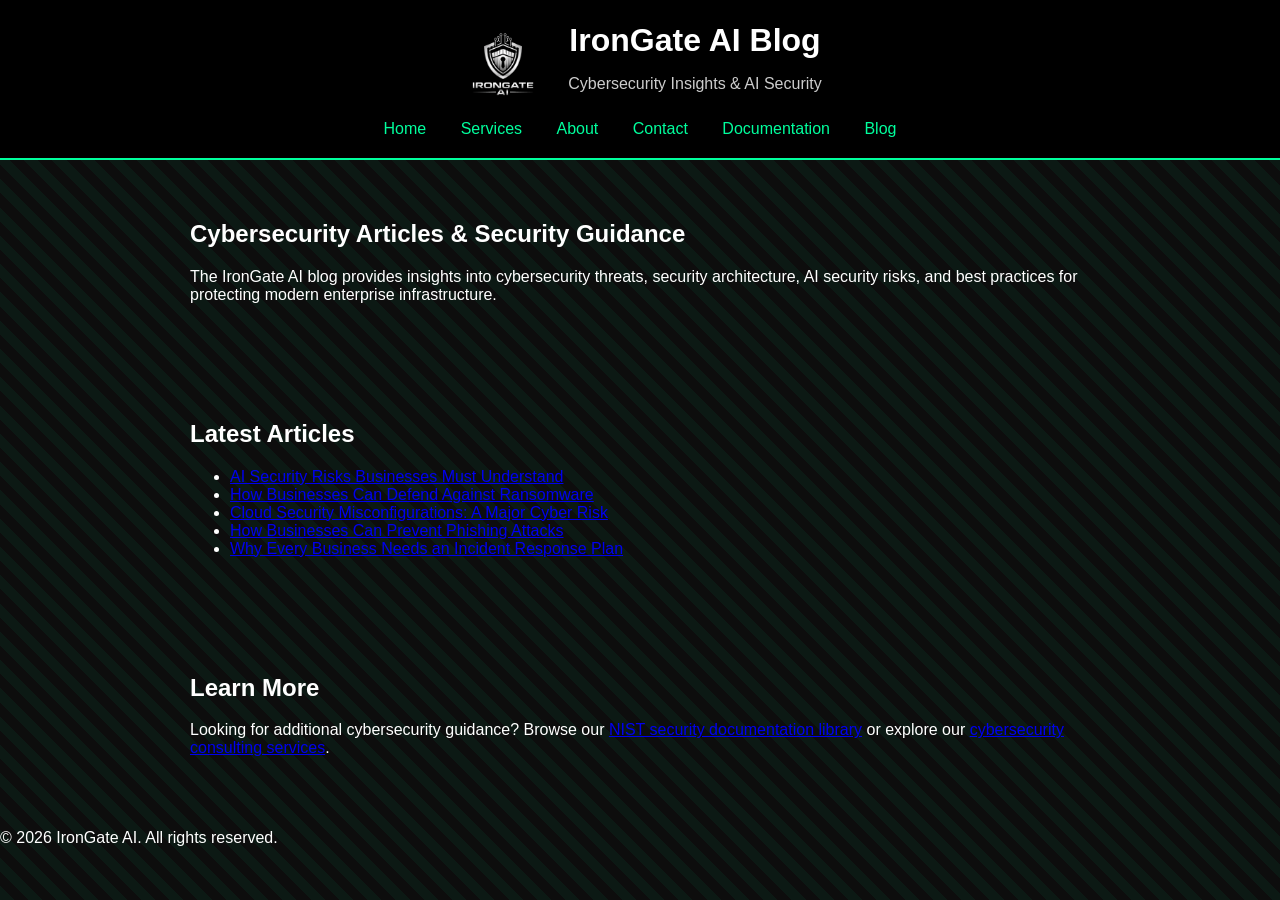
<file: blog/index.html>
<!DOCTYPE html>
<html lang="en">
<head>

<title>Cybersecurity Blog | IronGate AI</title>

<meta charset="UTF-8">
<meta name="viewport" content="width=device-width, initial-scale=1">

<meta name="description" content="Cybersecurity insights, threat intelligence, AI security risks, and security best practices from IronGate AI.">

<meta name="keywords" content="cybersecurity blog, AI security risks, ransomware defense, phishing prevention, incident response planning">

<meta name="author" content="IronGate AI">
<meta name="robots" content="index, follow">

<meta property="og:title" content="Cybersecurity Blog | IronGate AI">
<meta property="og:description" content="Cybersecurity insights and AI security guidance from IronGate AI.">
<meta property="og:type" content="website">
<meta property="og:url" content="https://irongateai.org/blog/">
<meta property="og:image" content="https://irongateai.org/images/logo.png">

<link rel="icon" href="../images/logo.png">
<link rel="stylesheet" href="../style.css">

</head>

<body>

<header>

<div class="brand">

<img src="../images/logo.png" alt="IronGate AI Cybersecurity Consulting Logo" class="logo" loading="lazy">

<div class="brand-text">
<h1>IronGate AI Blog</h1>
<p>Cybersecurity Insights & AI Security</p>
</div>

</div>

<nav>
<a href="../index.html">Home</a>
<a href="../services.html">Services</a>
<a href="../about.html">About</a>
<a href="../contact.html">Contact</a>
<a href="../documentation/index.html">Documentation</a>
<a href="index.html">Blog</a>
</nav>

</header>

<main>

<section>

<h2>Cybersecurity Articles & Security Guidance</h2>

<p>
The IronGate AI blog provides insights into cybersecurity threats,
security architecture, AI security risks, and best practices for
protecting modern enterprise infrastructure.
</p>

</section>

<section>

<h2>Latest Articles</h2>

<ul>

<li>
<a href="ai-security-risks.html">
AI Security Risks Businesses Must Understand
</a>
</li>

<li>
<a href="ransomware-defense.html">
How Businesses Can Defend Against Ransomware
</a>
</li>

<li>
<a href="cloud-security-misconfigurations.html">
Cloud Security Misconfigurations: A Major Cyber Risk
</a>
</li>

<li>
<a href="phishing-attack-prevention.html">
How Businesses Can Prevent Phishing Attacks
</a>
</li>

<li>
<a href="incident-response-planning.html">
Why Every Business Needs an Incident Response Plan
</a>
</li>

</ul>

</section>

<section>

<h2>Learn More</h2>

<p>
Looking for additional cybersecurity guidance? Browse our
<a href="../documentation/index.html">NIST security documentation library</a>
or explore our <a href="../services.html">cybersecurity consulting services</a>.
</p>

</section>

</main>

<footer>
<p>© 2026 IronGate AI. All rights reserved.</p>
</footer>

</body>
</html>
</file>
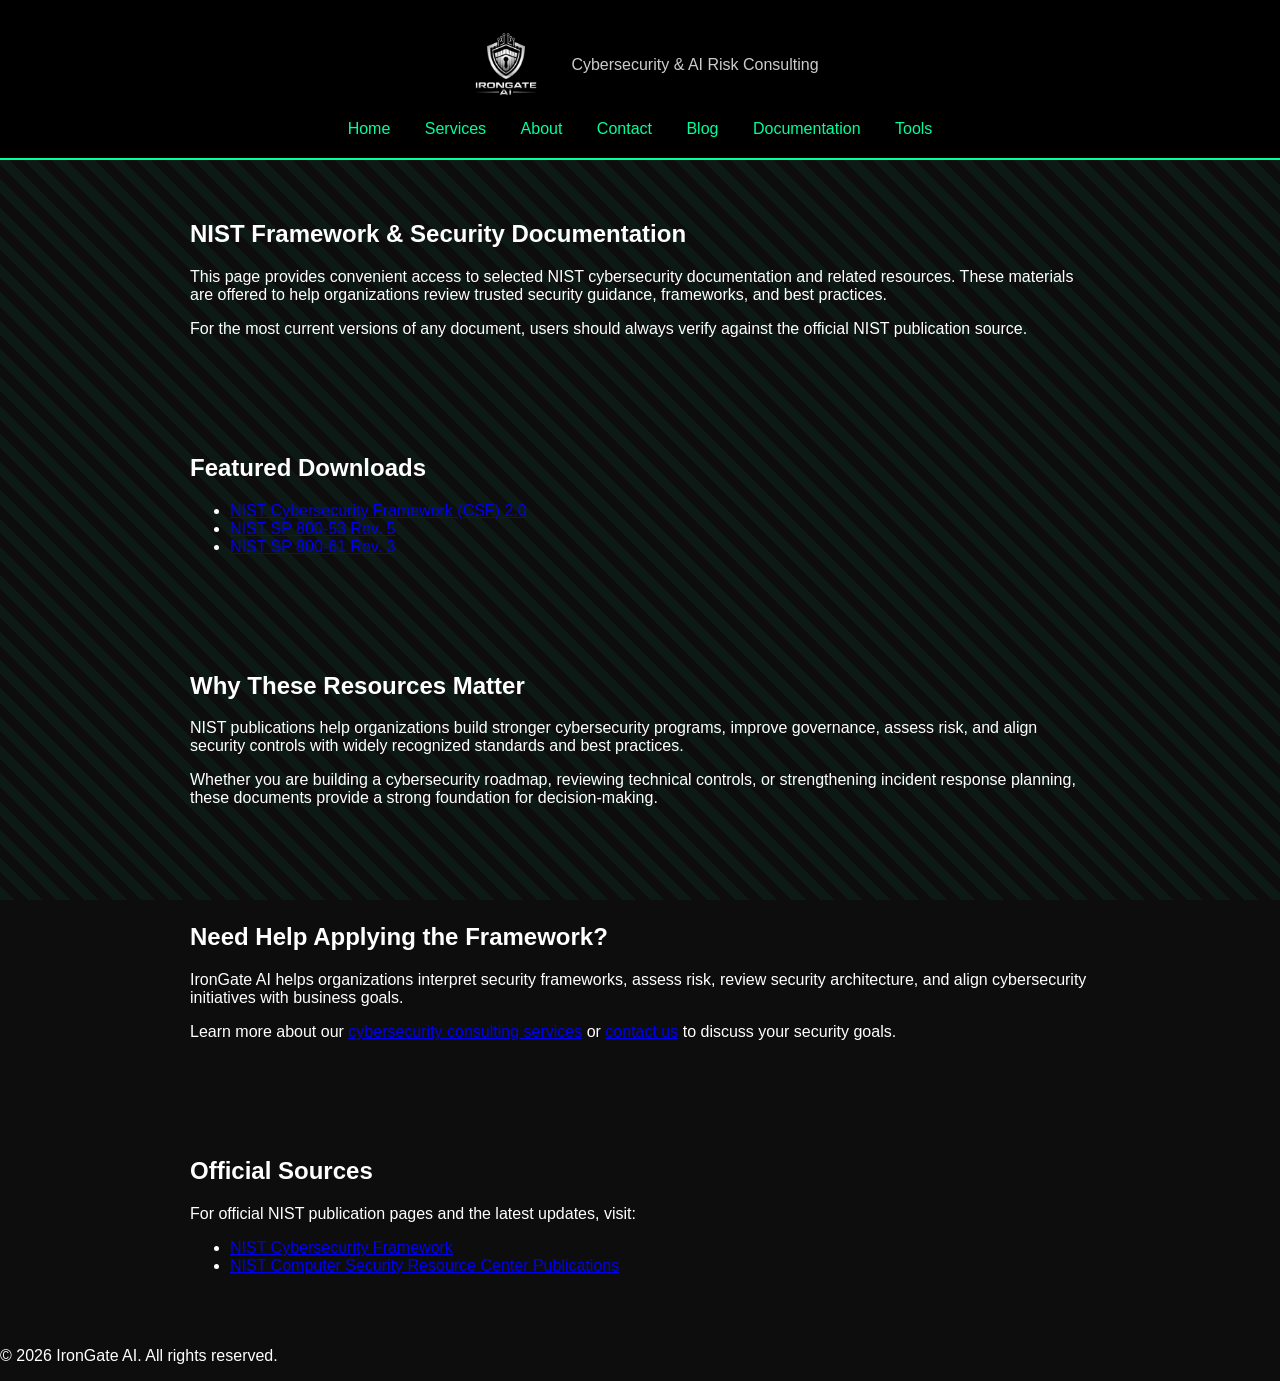
<file: Documentation/index.html>
<!DOCTYPE html>
<html lang="en">
<head>
  <title>NIST Documentation | IronGate AI</title>

  <meta charset="UTF-8">
  <meta name="viewport" content="width=device-width, initial-scale=1">

  <meta name="description" content="Browse and download selected NIST cybersecurity framework and security guidance documents from IronGate AI.">
  <meta name="keywords" content="NIST documentation, NIST cybersecurity framework, NIST CSF, NIST special publications, cybersecurity documentation">
  <meta name="author" content="IronGate AI">
  <meta name="robots" content="index, follow">

  <meta property="og:title" content="NIST Documentation | IronGate AI">
  <meta property="og:description" content="Browse and download selected NIST cybersecurity framework and security guidance documents.">
  <meta property="og:type" content="website">
  <meta property="og:url" content="https://irongateai.org/documentation/">
  <meta property="og:image" content="https://irongateai.org/images/logo.png">

  <link rel="icon" href="../images/logo.png">
  <link rel="stylesheet" href="../style.css">
</head>

<body>

  <header>
    <div class="brand">
      <img src="../images/logo.png" alt="IronGate AI Cybersecurity Consulting Logo" class="logo" loading="lazy">

      <div class="brand-text">
        <p>Cybersecurity & AI Risk Consulting</p>
      </div>
    </div>

    <nav>
      <a href="../index.html">Home</a>
      <a href="../services.html">Services</a>
      <a href="../about.html">About</a>
      <a href="../contact.html">Contact</a>
      <a href="../blog/index.html">Blog</a>
      <a href="index.html">Documentation</a>
      <a href="tools.html">Tools</a>
    </nav>
  </header>

  <main>
    <section>
      <h1>NIST Framework & Security Documentation</h1>

      <p>
        This page provides convenient access to selected NIST cybersecurity
        documentation and related resources. These materials are offered to help
        organizations review trusted security guidance, frameworks, and best practices.
      </p>

      <p>
        For the most current versions of any document, users should always verify
        against the official NIST publication source.
      </p>
    </section>

    <section>
      <h2>Featured Downloads</h2>

      <ul>
        <li><a href="NIST.CSWP.29.pdf" download>NIST Cybersecurity Framework (CSF) 2.0</a></li>
        <li><a href="NIST.SP.800-53r5.pdf" download>NIST SP 800-53 Rev. 5</a></li>
        <li><a href="NIST.SP.800-61r3.pdf" download>NIST SP 800-61 Rev. 3</a></li>
      </ul>
    </section>

    <section>
      <h2>Why These Resources Matter</h2>

      <p>
        NIST publications help organizations build stronger cybersecurity programs,
        improve governance, assess risk, and align security controls with widely
        recognized standards and best practices.
      </p>

      <p>
        Whether you are building a cybersecurity roadmap, reviewing technical controls,
        or strengthening incident response planning, these documents provide a strong
        foundation for decision-making.
      </p>
    </section>

    <section>
      <h2>Need Help Applying the Framework?</h2>

      <p>
        IronGate AI helps organizations interpret security frameworks, assess risk,
        review security architecture, and align cybersecurity initiatives with business goals.
      </p>

      <p>
        Learn more about our <a href="../services.html">cybersecurity consulting services</a>
        or <a href="../contact.html">contact us</a> to discuss your security goals.
      </p>
    </section>

    <section>
      <h2>Official Sources</h2>

      <p>
        For official NIST publication pages and the latest updates, visit:
      </p>

      <ul>
        <li><a href="https://www.nist.gov/cyberframework" target="_blank" rel="noopener noreferrer">NIST Cybersecurity Framework</a></li>
        <li><a href="https://csrc.nist.gov/publications" target="_blank" rel="noopener noreferrer">NIST Computer Security Resource Center Publications</a></li>
      </ul>
    </section>
  </main>

  <footer>
    <p>© 2026 IronGate AI. All rights reserved.</p>
  </footer>

</body>
</html>
</file>
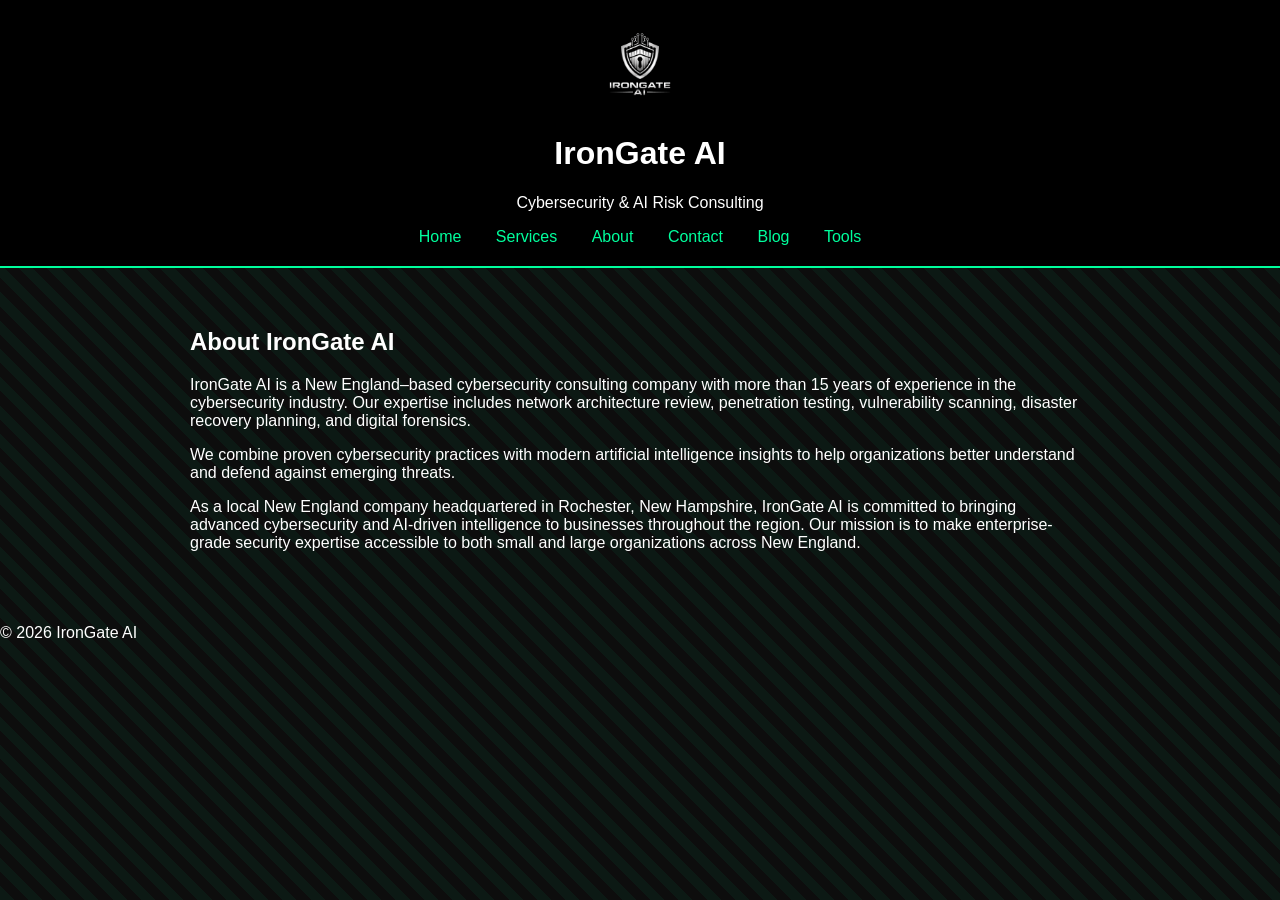
<file: about.html>
<!DOCTYPE html>
<html>
<head>
<title>About | IronGate AI</title>
<link rel="stylesheet" href="style.css">
</head>

<body>

<header>

<div class="logo-container">
<img src="images/logo.png" alt="IronGate AI Logo" class="logo">
</div>

<h1>IronGate AI</h1>
<p>Cybersecurity & AI Risk Consulting</p>

    <nav>
      <a href="index.html">Home</a>
      <a href="services.html">Services</a>
      <a href="about.html">About</a>
      <a href="contact.html">Contact</a>
      <a href="blog/index.html">Blog</a>
      <a href="tools.html">Tools</a>
    </nav>

</header>

<section>

<h2>About IronGate AI</h2>

<p>
IronGate AI is a New England–based cybersecurity consulting company with more than 15 years of experience in the cybersecurity industry. Our expertise includes network architecture review, penetration testing, vulnerability scanning, disaster recovery planning, and digital forensics.
</p>

<p>
We combine proven cybersecurity practices with modern artificial intelligence insights to help organizations better understand and defend against emerging threats.
</p>

<p>
As a local New England company headquartered in Rochester, New Hampshire, IronGate AI is committed to bringing advanced cybersecurity and AI-driven intelligence to businesses throughout the region. Our mission is to make enterprise-grade security expertise accessible to both small and large organizations across New England.
</p>

</section>

<footer>
<p>© 2026 IronGate AI</p>
</footer>

</body>
</html>
</file>
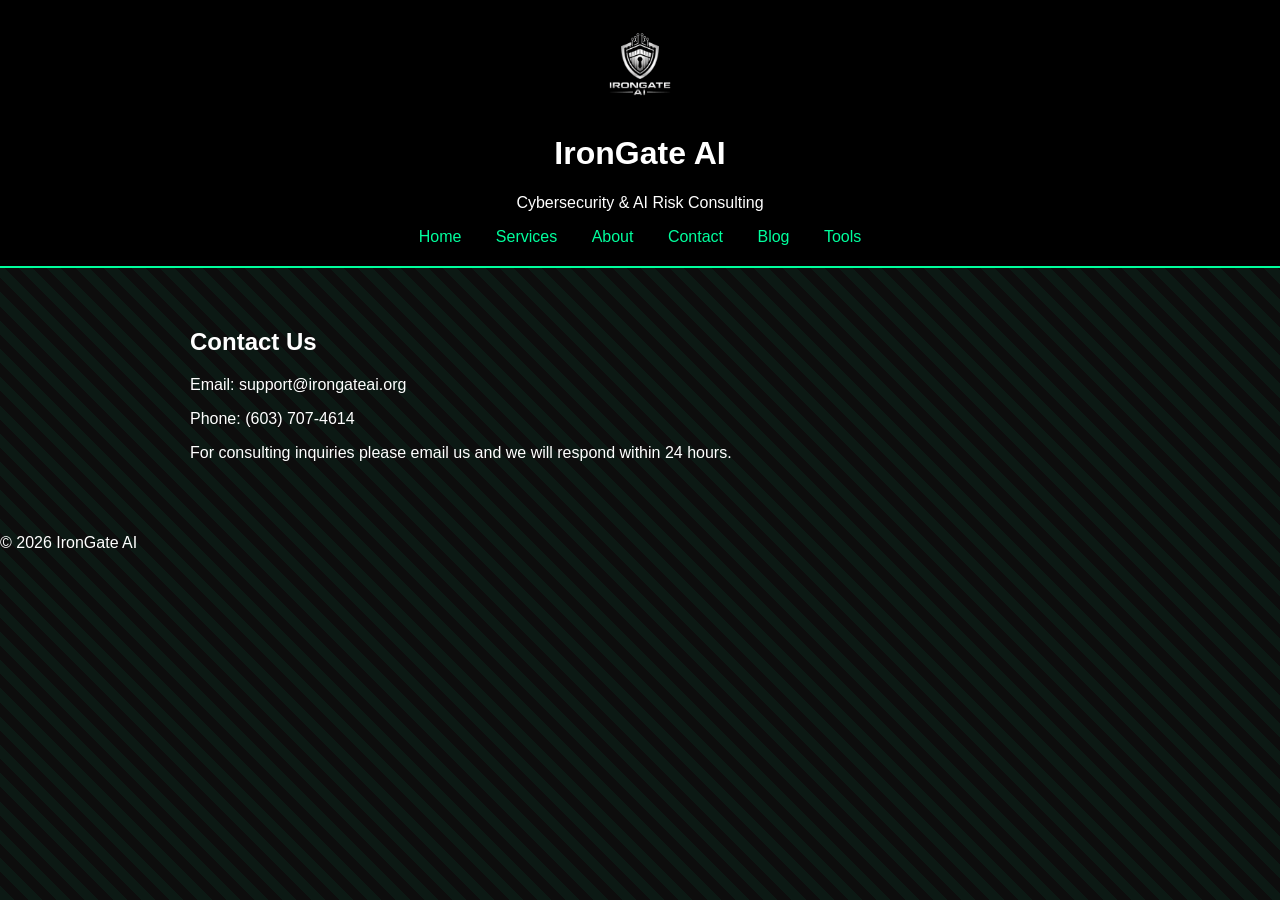
<file: contact.html>
<!DOCTYPE html>
<html>
<head>
<title>Contact | IronGate AI</title>
<link rel="stylesheet" href="style.css">
</head>

<body>

<header>

<div class="logo-container">
<img src="images/logo.png" alt="IronGate AI Logo" class="logo">
</div>

<h1>IronGate AI</h1>
<p>Cybersecurity & AI Risk Consulting</p>

    <nav>
      <a href="index.html">Home</a>
      <a href="services.html">Services</a>
      <a href="about.html">About</a>
      <a href="contact.html">Contact</a>
      <a href="blog/index.html">Blog</a>
      <a href="tools.html">Tools</a>
    </nav>

</header>

<section>

<h2>Contact Us</h2>

<p>Email: support@irongateai.org</p>
<p>Phone: ‪(603) 707-4614‬</p>
<p>
For consulting inquiries please email us and we will respond
within 24 hours.
</p>

</section>

<footer>
<p>© 2026 IronGate AI</p>
</footer>

</body>
</html>
</file>
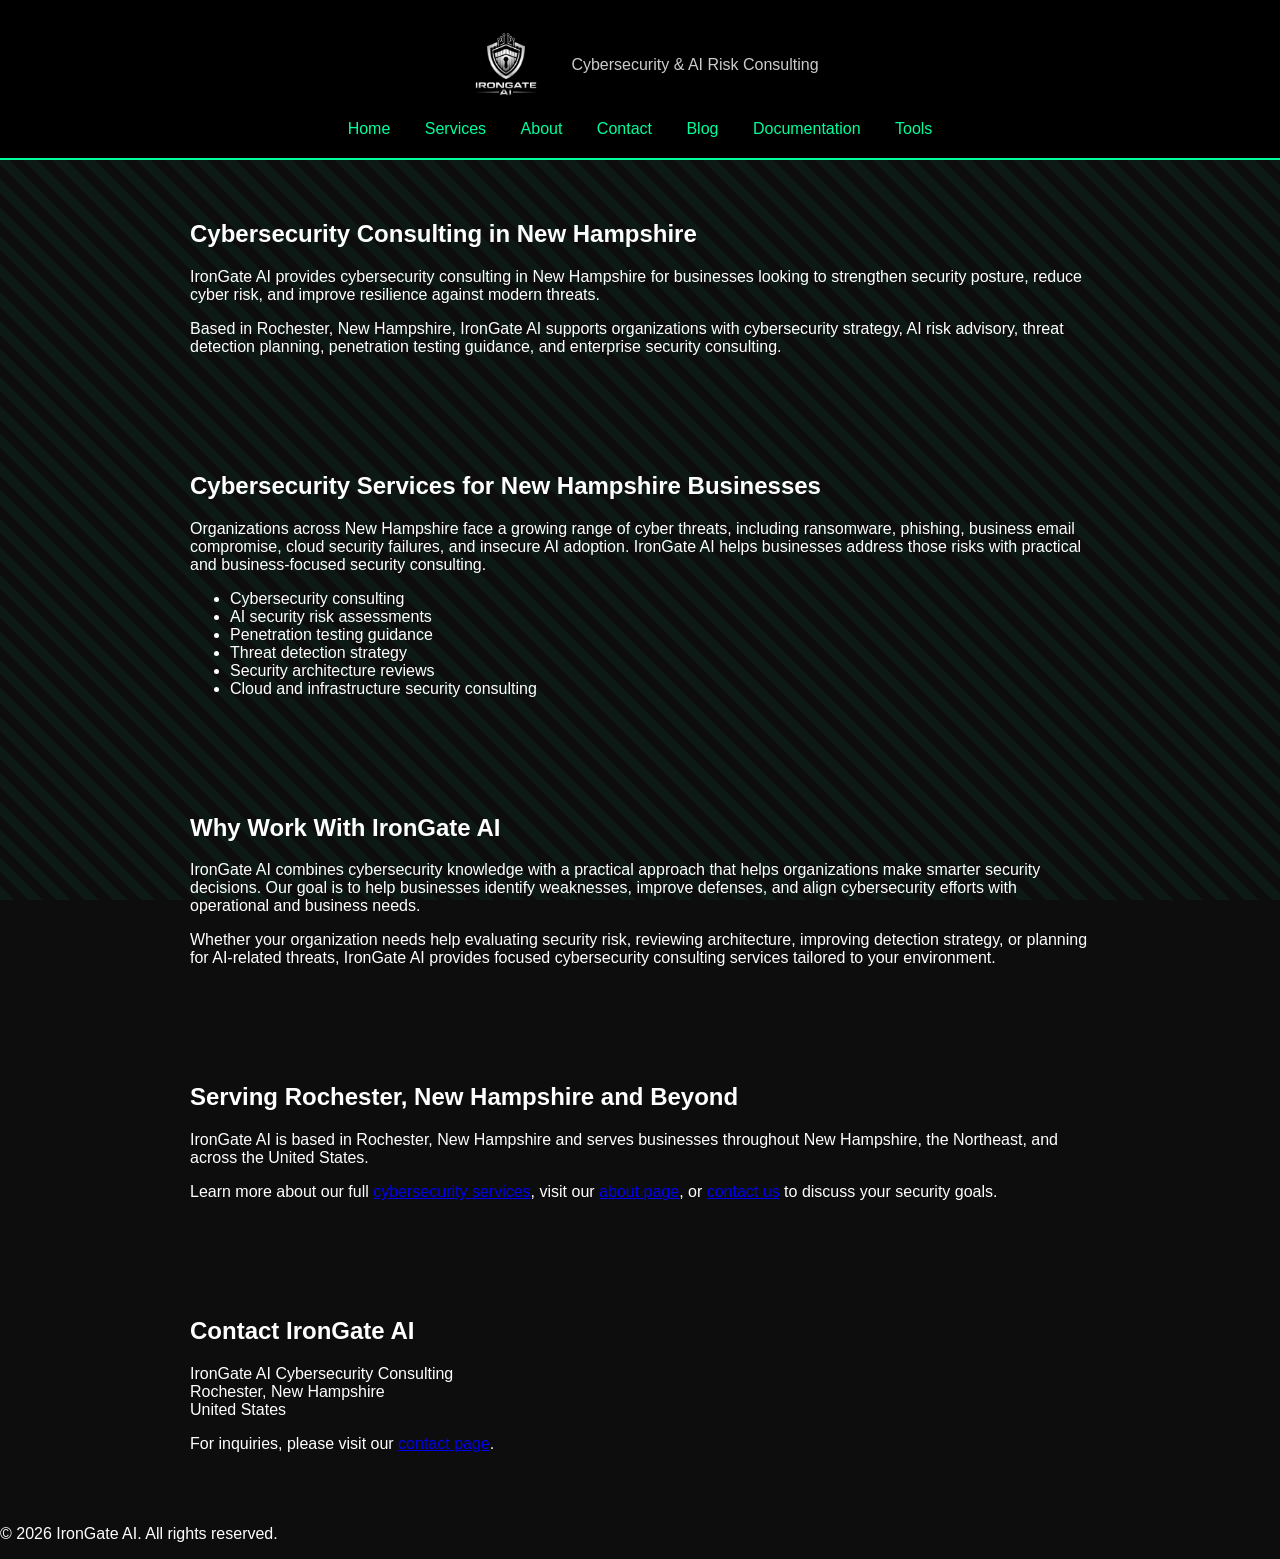
<file: cybersecurity-consulting-new-hampshire.html>
<!DOCTYPE html>
<html lang="en">
<head>
  <title>Cybersecurity Consulting New Hampshire | IronGate AI</title>

  <meta charset="UTF-8">
  <meta name="viewport" content="width=device-width, initial-scale=1">

  <meta name="description" content="IronGate AI provides cybersecurity consulting in New Hampshire, including AI security advisory, penetration testing, threat detection strategy, and enterprise security guidance.">
  <meta name="keywords" content="cybersecurity consulting New Hampshire, cybersecurity consultant NH, IT security consulting New Hampshire, AI security New Hampshire, penetration testing NH">
  <meta name="author" content="IronGate AI">
  <meta name="robots" content="index, follow">

  <meta property="og:title" content="Cybersecurity Consulting New Hampshire | IronGate AI">
  <meta property="og:description" content="Cybersecurity consulting services in New Hampshire for businesses seeking stronger protection, reduced risk, and modern security strategy.">
  <meta property="og:type" content="website">
  <meta property="og:url" content="https://irongateai.org/cybersecurity-consulting-new-hampshire.html">
  <meta property="og:image" content="https://irongateai.org/images/logo.png">

  <link rel="icon" href="images/logo.png">
  <link rel="stylesheet" href="style.css">

  <script type="application/ld+json">
  {
    "@context": "https://schema.org",
    "@type": "ProfessionalService",
    "name": "IronGate AI",
    "url": "https://irongateai.org/cybersecurity-consulting-new-hampshire.html",
    "logo": "https://irongateai.org/images/logo.png",
    "description": "Cybersecurity consulting services in New Hampshire for organizations seeking stronger security posture and AI risk guidance.",
    "areaServed": "New Hampshire",
    "serviceType": [
      "Cybersecurity Consulting",
      "AI Security Risk Assessments",
      "Penetration Testing",
      "Threat Detection",
      "Security Architecture Review"
    ],
    "address": {
      "@type": "PostalAddress",
      "addressLocality": "Rochester",
      "addressRegion": "NH",
      "addressCountry": "US"
    }
  }
  </script>
</head>

<body>

  <header>
    <div class="brand">
      <img src="images/logo.png" alt="IronGate AI Cybersecurity Consulting Logo" class="logo" loading="lazy">

      <div class="brand-text">
        <p>Cybersecurity & AI Risk Consulting</p>
      </div>
    </div>

    <nav>
      <a href="index.html">Home</a>
      <a href="services.html">Services</a>
      <a href="about.html">About</a>
      <a href="contact.html">Contact</a>
      <a href="blog/index.html">Blog</a>
      <a href="documentation/index.html">Documentation</a>
      <a href="tools.html">Tools</a>
    </nav>
  </header>

  <main>
    <section>
      <h1>Cybersecurity Consulting in New Hampshire</h1>

      <p>
        IronGate AI provides cybersecurity consulting in New Hampshire for businesses
        looking to strengthen security posture, reduce cyber risk, and improve resilience
        against modern threats.
      </p>

      <p>
        Based in Rochester, New Hampshire, IronGate AI supports organizations with
        cybersecurity strategy, AI risk advisory, threat detection planning,
        penetration testing guidance, and enterprise security consulting.
      </p>
    </section>

    <section>
      <h2>Cybersecurity Services for New Hampshire Businesses</h2>

      <p>
        Organizations across New Hampshire face a growing range of cyber threats,
        including ransomware, phishing, business email compromise, cloud security failures,
        and insecure AI adoption. IronGate AI helps businesses address those risks
        with practical and business-focused security consulting.
      </p>

      <ul>
        <li>Cybersecurity consulting</li>
        <li>AI security risk assessments</li>
        <li>Penetration testing guidance</li>
        <li>Threat detection strategy</li>
        <li>Security architecture reviews</li>
        <li>Cloud and infrastructure security consulting</li>
      </ul>
    </section>

    <section>
      <h2>Why Work With IronGate AI</h2>

      <p>
        IronGate AI combines cybersecurity knowledge with a practical approach
        that helps organizations make smarter security decisions. Our goal is to help
        businesses identify weaknesses, improve defenses, and align cybersecurity efforts
        with operational and business needs.
      </p>

      <p>
        Whether your organization needs help evaluating security risk,
        reviewing architecture, improving detection strategy, or planning for AI-related threats,
        IronGate AI provides focused cybersecurity consulting services tailored to your environment.
      </p>
    </section>

    <section>
      <h2>Serving Rochester, New Hampshire and Beyond</h2>

      <p>
        IronGate AI is based in Rochester, New Hampshire and serves businesses
        throughout New Hampshire, the Northeast, and across the United States.
      </p>

      <p>
        Learn more about our full <a href="services.html">cybersecurity services</a>,
        visit our <a href="about.html">about page</a>,
        or <a href="contact.html">contact us</a> to discuss your security goals.
      </p>
    </section>

    <section>
      <h2>Contact IronGate AI</h2>

      <p>
        IronGate AI Cybersecurity Consulting<br>
        Rochester, New Hampshire<br>
        United States
      </p>

      <p>
        For inquiries, please visit our <a href="contact.html">contact page</a>.
      </p>
    </section>
  </main>

  <footer>
    <p>© 2026 IronGate AI. All rights reserved.</p>
  </footer>

</body>
</html>
</file>
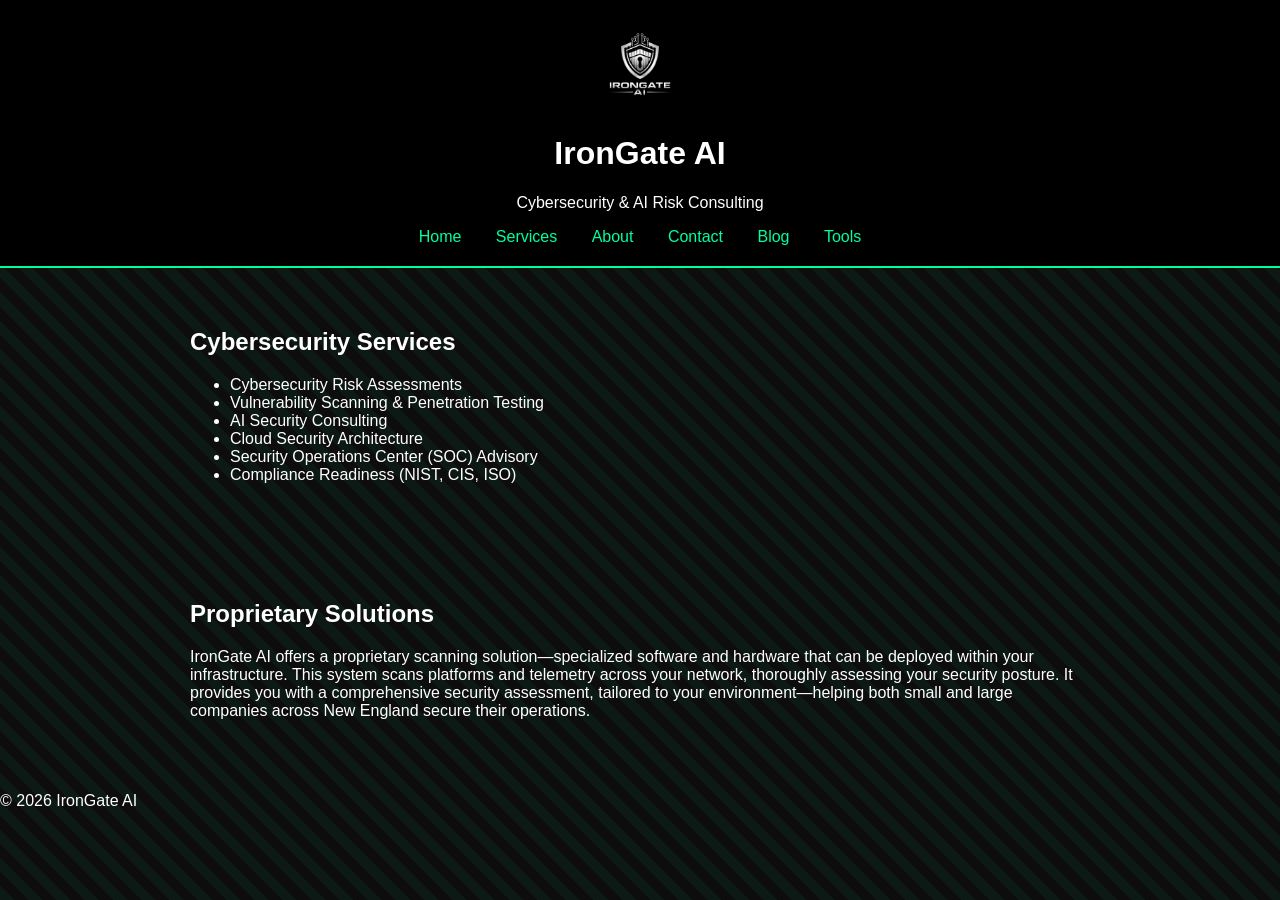
<file: services.html>
<!DOCTYPE html>
<html>
<head>
<title>Services | IronGate AI</title>
<link rel="stylesheet" href="style.css">
</head>

<body>

<header>

<div class="logo-container">
<img src="images/logo.png" alt="IronGate AI Logo" class="logo">
</div>

<h1>IronGate AI</h1>
<p>Cybersecurity & AI Risk Consulting</p>

    <nav>
      <a href="index.html">Home</a>
      <a href="services.html">Services</a>
      <a href="about.html">About</a>
      <a href="contact.html">Contact</a>
      <a href="blog/index.html">Blog</a>
      <a href="tools.html">Tools</a>
    </nav>

</header>

<section>

<h2>Cybersecurity Services</h2>

<ul>
<li>Cybersecurity Risk Assessments</li>
<li>Vulnerability Scanning & Penetration Testing</li>
<li>AI Security Consulting</li>
<li>Cloud Security Architecture</li>
<li>Security Operations Center (SOC) Advisory</li>
<li>Compliance Readiness (NIST, CIS, ISO)</li>
</ul>

</section>

<section>
    <h2>Proprietary Solutions</h2>
    <p>IronGate AI offers a proprietary scanning solution—specialized software and hardware that can be deployed within your infrastructure. This system scans platforms and telemetry across your network, thoroughly assessing your security posture. It provides you with a comprehensive security assessment, tailored to your environment—helping both small and large companies across New England secure their operations.</p>
</section>

<footer>
<p>© 2026 IronGate AI</p>
</footer>

</body>
</html>
</file>
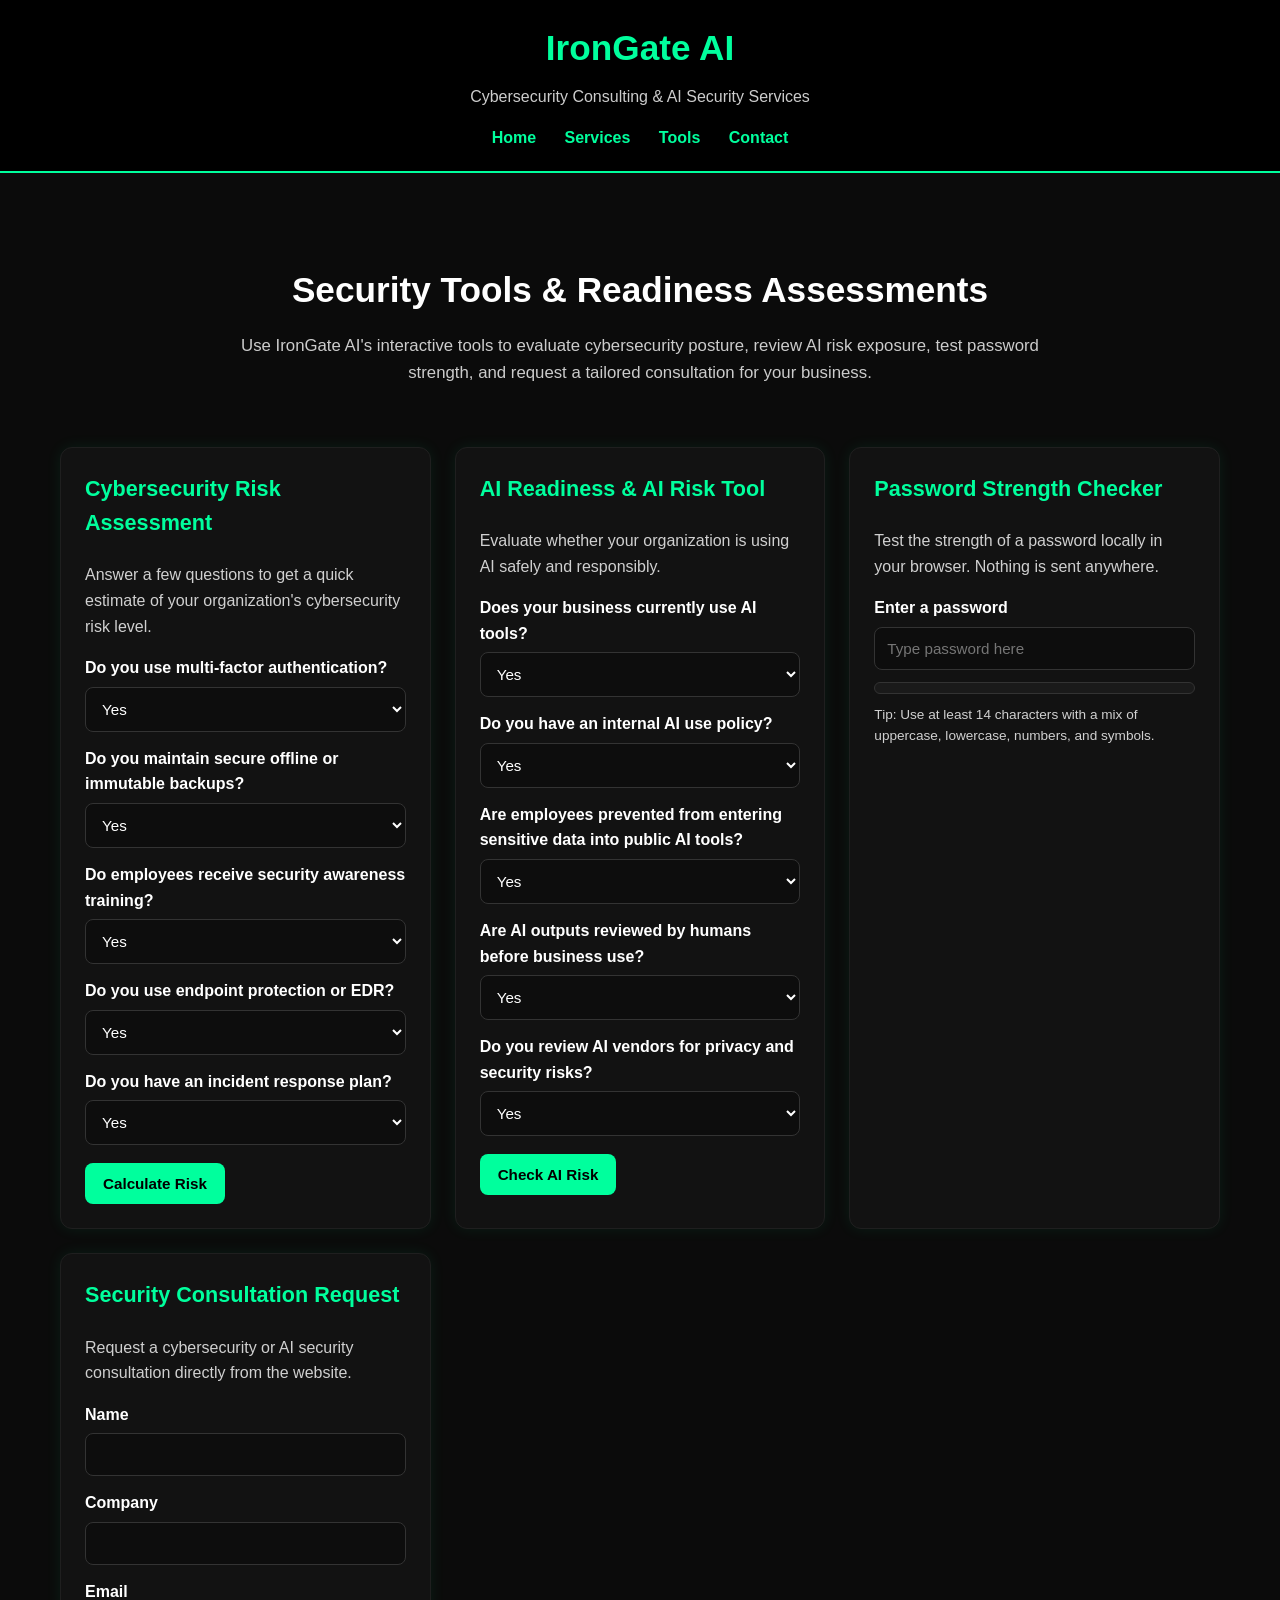
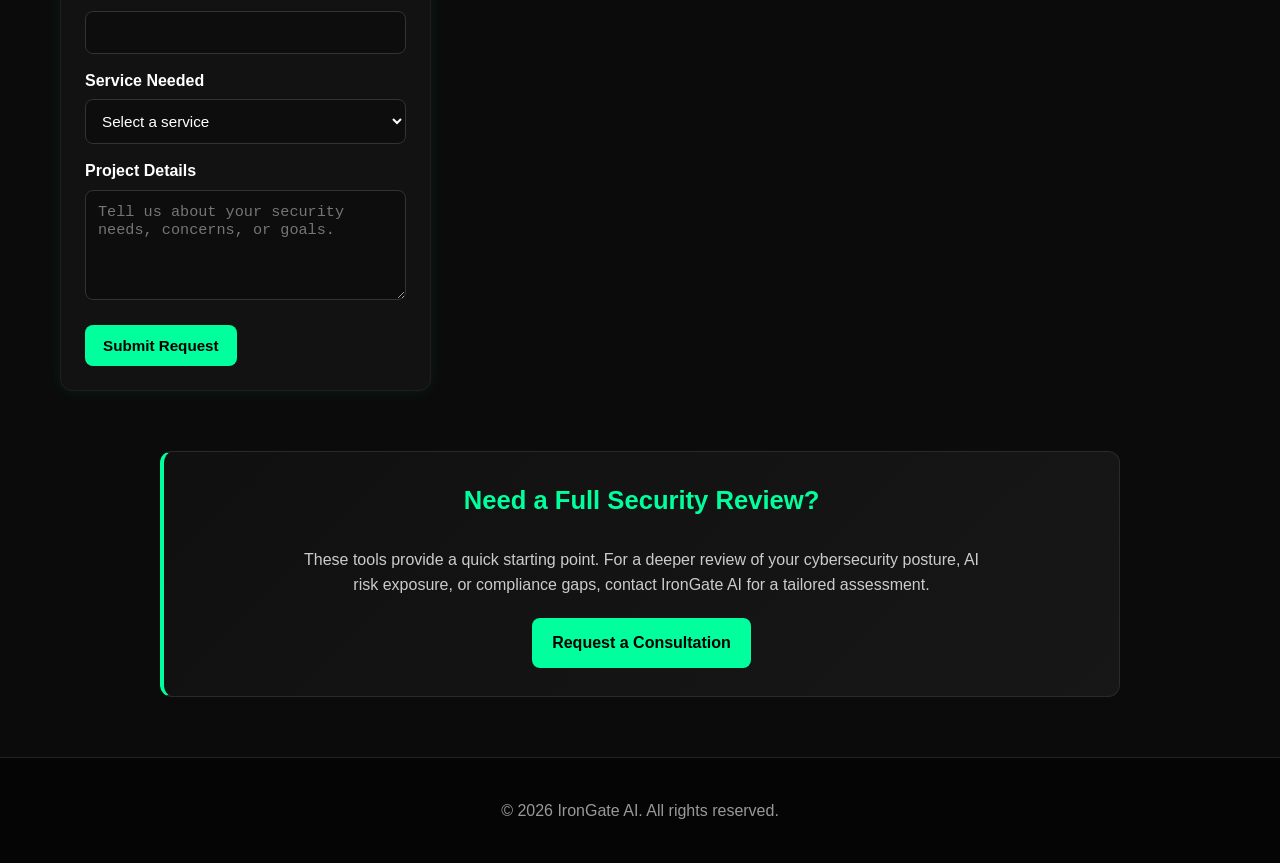
<file: tools.html>
<!DOCTYPE html>
<html lang="en">
<head>
  <meta charset="UTF-8" />
  <meta name="viewport" content="width=device-width, initial-scale=1.0" />
  <title>IronGate AI | Security Tools</title>
  <meta name="description" content="Explore IronGate AI cybersecurity and AI security tools including risk assessments, password strength checks, and consultation request forms." />
  <meta name="keywords" content="cybersecurity tools, AI risk assessment, password strength checker, security consultation, cybersecurity assessment" />
  <meta name="author" content="IronGate AI" />

  <style>
    * {
      box-sizing: border-box;
    }

    body {
      margin: 0;
      font-family: Arial, sans-serif;
      background: #0b0b0b;
      color: #ffffff;
      line-height: 1.6;
    }

    header {
      background: #000;
      border-bottom: 2px solid #00ff9d;
      padding: 20px;
      text-align: center;
    }

    .brand h1 {
      margin: 0;
      font-size: 2.2rem;
      color: #00ff9d;
    }

    .brand p {
      margin: 8px 0 0;
      color: #cccccc;
    }

    nav {
      margin-top: 15px;
    }

    nav a {
      color: #00ff9d;
      text-decoration: none;
      margin: 0 12px;
      font-weight: bold;
    }

    nav a:hover {
      text-decoration: underline;
    }

    .hero {
      text-align: center;
      padding: 60px 20px 40px;
      max-width: 1000px;
      margin: auto;
    }

    .hero h2 {
      font-size: 2.2rem;
      margin-bottom: 15px;
      color: #ffffff;
    }

    .hero p {
      color: #cccccc;
      max-width: 800px;
      margin: auto;
      font-size: 1.05rem;
    }

    .tools-container {
      max-width: 1200px;
      margin: auto;
      padding: 20px;
      display: grid;
      grid-template-columns: repeat(auto-fit, minmax(320px, 1fr));
      gap: 24px;
    }

    .tool-card {
      background: #121212;
      border: 1px solid #1f1f1f;
      border-radius: 12px;
      padding: 24px;
      box-shadow: 0 0 15px rgba(0, 255, 157, 0.08);
    }

    .tool-card h3 {
      margin-top: 0;
      color: #00ff9d;
      font-size: 1.35rem;
    }

    .tool-card p {
      color: #d0d0d0;
    }

    .tool-card label {
      display: block;
      margin-top: 14px;
      margin-bottom: 6px;
      font-weight: bold;
      color: #ffffff;
    }

    .tool-card input,
    .tool-card select,
    .tool-card textarea {
      width: 100%;
      padding: 12px;
      border-radius: 8px;
      border: 1px solid #333;
      background: #0d0d0d;
      color: #ffffff;
      font-size: 0.95rem;
    }

    .tool-card textarea {
      min-height: 110px;
      resize: vertical;
    }

    .tool-card button {
      margin-top: 18px;
      background: #00ff9d;
      color: #000000;
      border: none;
      padding: 12px 18px;
      border-radius: 8px;
      cursor: pointer;
      font-weight: bold;
      font-size: 0.95rem;
      transition: 0.2s ease;
    }

    .tool-card button:hover {
      background: #00d884;
    }

    .result-box {
      margin-top: 18px;
      padding: 14px;
      border-radius: 8px;
      background: #0f1a16;
      border: 1px solid #1c4d3c;
      color: #dfffee;
      white-space: pre-line;
    }

    .strength-bar-wrap {
      margin-top: 12px;
      background: #1a1a1a;
      border-radius: 999px;
      overflow: hidden;
      height: 12px;
      border: 1px solid #333;
    }

    .strength-bar {
      height: 100%;
      width: 0%;
      transition: width 0.3s ease;
      background: #00ff9d;
    }

    .cta {
      max-width: 1000px;
      margin: 40px auto 60px;
      padding: 0 20px;
    }

    .cta-box {
      background: linear-gradient(135deg, #101010, #171717);
      border: 1px solid #2a2a2a;
      border-left: 4px solid #00ff9d;
      padding: 28px;
      border-radius: 12px;
      text-align: center;
    }

    .cta-box h3 {
      margin-top: 0;
      color: #00ff9d;
      font-size: 1.6rem;
    }

    .cta-box p {
      color: #cccccc;
      max-width: 700px;
      margin: 10px auto 20px;
    }

    .cta-box a {
      display: inline-block;
      background: #00ff9d;
      color: #000;
      text-decoration: none;
      padding: 12px 20px;
      border-radius: 8px;
      font-weight: bold;
    }

    footer {
      text-align: center;
      padding: 24px;
      border-top: 1px solid #222;
      color: #999;
      background: #050505;
    }

    .small-note {
      font-size: 0.85rem;
      color: #999;
      margin-top: 10px;
    }
  </style>
</head>
<body>

  <header>
    <div class="brand">
      <h1>IronGate AI</h1>
      <p>Cybersecurity Consulting & AI Security Services</p>
    </div>
    <nav>
      <a href="index.html">Home</a>
      <a href="services.html">Services</a>
      <a href="tools.html">Tools</a>
      <a href="contact.html">Contact</a>
    </nav>
  </header>

  <section class="hero">
    <h2>Security Tools & Readiness Assessments</h2>
    <p>
      Use IronGate AI's interactive tools to evaluate cybersecurity posture, review AI risk exposure,
      test password strength, and request a tailored consultation for your business.
    </p>
  </section>

  <section class="tools-container">

    <div class="tool-card">
      <h3>Cybersecurity Risk Assessment</h3>
      <p>Answer a few questions to get a quick estimate of your organization's cybersecurity risk level.</p>

      <label for="mfa">Do you use multi-factor authentication?</label>
      <select id="mfa">
        <option value="0">Yes</option>
        <option value="2">No</option>
      </select>

      <label for="backup">Do you maintain secure offline or immutable backups?</label>
      <select id="backup">
        <option value="0">Yes</option>
        <option value="2">No</option>
      </select>

      <label for="training">Do employees receive security awareness training?</label>
      <select id="training">
        <option value="0">Yes</option>
        <option value="2">No</option>
      </select>

      <label for="endpoint">Do you use endpoint protection or EDR?</label>
      <select id="endpoint">
        <option value="0">Yes</option>
        <option value="2">No</option>
      </select>

      <label for="irplan">Do you have an incident response plan?</label>
      <select id="irplan">
        <option value="0">Yes</option>
        <option value="2">No</option>
      </select>

      <button onclick="calculateCyberRisk()">Calculate Risk</button>
      <div id="cyberRiskResult" class="result-box" style="display:none;"></div>
    </div>

    <div class="tool-card">
      <h3>AI Readiness & AI Risk Tool</h3>
      <p>Evaluate whether your organization is using AI safely and responsibly.</p>

      <label for="aiUsage">Does your business currently use AI tools?</label>
      <select id="aiUsage">
        <option value="2">Yes</option>
        <option value="0">No</option>
      </select>

      <label for="aiPolicy">Do you have an internal AI use policy?</label>
      <select id="aiPolicy">
        <option value="0">Yes</option>
        <option value="2">No</option>
      </select>

      <label for="sensitiveData">Are employees prevented from entering sensitive data into public AI tools?</label>
      <select id="sensitiveData">
        <option value="0">Yes</option>
        <option value="2">No</option>
      </select>

      <label for="aiReview">Are AI outputs reviewed by humans before business use?</label>
      <select id="aiReview">
        <option value="0">Yes</option>
        <option value="2">No</option>
      </select>

      <label for="vendorReview">Do you review AI vendors for privacy and security risks?</label>
      <select id="vendorReview">
        <option value="0">Yes</option>
        <option value="2">No</option>
      </select>

      <button onclick="calculateAIRisk()">Check AI Risk</button>
      <div id="aiRiskResult" class="result-box" style="display:none;"></div>
    </div>

    <div class="tool-card">
      <h3>Password Strength Checker</h3>
      <p>Test the strength of a password locally in your browser. Nothing is sent anywhere.</p>

      <label for="passwordInput">Enter a password</label>
      <input type="password" id="passwordInput" placeholder="Type password here" oninput="checkPasswordStrength()" />

      <div class="strength-bar-wrap">
        <div class="strength-bar" id="strengthBar"></div>
      </div>

      <div id="passwordResult" class="result-box" style="display:none;"></div>
      <p class="small-note">Tip: Use at least 14 characters with a mix of uppercase, lowercase, numbers, and symbols.</p>
    </div>

    <div class="tool-card">
      <h3>Security Consultation Request</h3>
      <p>Request a cybersecurity or AI security consultation directly from the website.</p>

      <form
        id="consultationForm"
        action="https://formspree.io/f/xwvryrzj"
        method="POST"
      >
        <label for="name">Name</label>
        <input type="text" id="name" name="name" required />

        <label for="company">Company</label>
        <input type="text" id="company" name="company" />

        <label for="email">Email</label>
        <input type="email" id="email" name="email" required />

        <label for="service">Service Needed</label>
        <select id="service" name="service" required>
          <option value="">Select a service</option>
          <option>Cybersecurity Assessment</option>
          <option>AI Risk Assessment</option>
          <option>Incident Response Planning</option>
          <option>Penetration Testing</option>
          <option>Virtual CISO Services</option>
          <option>General Consultation</option>
        </select>

        <label for="message">Project Details</label>
        <textarea
          id="message"
          name="message"
          placeholder="Tell us about your security needs, concerns, or goals."
        ></textarea>

        <input
          type="hidden"
          name="_subject"
          value="New IronGate AI Consultation Request"
        />

        <button type="submit">Submit Request</button>
      </form>
    </div>

  </section>

  <section class="cta">
    <div class="cta-box">
      <h3>Need a Full Security Review?</h3>
      <p>
        These tools provide a quick starting point. For a deeper review of your cybersecurity posture,
        AI risk exposure, or compliance gaps, contact IronGate AI for a tailored assessment.
      </p>
      <a href="contact.html">Request a Consultation</a>
    </div>
  </section>

  <footer>
    <p>&copy; 2026 IronGate AI. All rights reserved.</p>
  </footer>

  <script>
    function calculateCyberRisk() {
      const mfa = parseInt(document.getElementById("mfa").value);
      const backup = parseInt(document.getElementById("backup").value);
      const training = parseInt(document.getElementById("training").value);
      const endpoint = parseInt(document.getElementById("endpoint").value);
      const irplan = parseInt(document.getElementById("irplan").value);

      const score = mfa + backup + training + endpoint + irplan;
      const resultBox = document.getElementById("cyberRiskResult");
      let resultText = "";

      if (score <= 2) {
        resultText = "Risk Level: Low\n\nYour organization appears to have key foundational protections in place. Continue reviewing controls regularly and test your preparedness.";
      } else if (score <= 6) {
        resultText = "Risk Level: Moderate\n\nYour organization has some protections in place, but there are notable gaps that could increase business risk. A targeted security review is recommended.";
      } else {
        resultText = "Risk Level: High\n\nYour organization may be exposed to elevated cyber risk due to multiple missing safeguards. Prioritize MFA, backups, employee training, endpoint security, and incident response planning.";
      }

      resultBox.style.display = "block";
      resultBox.textContent = resultText;
    }

    function calculateAIRisk() {
      const aiUsage = parseInt(document.getElementById("aiUsage").value);
      const aiPolicy = parseInt(document.getElementById("aiPolicy").value);
      const sensitiveData = parseInt(document.getElementById("sensitiveData").value);
      const aiReview = parseInt(document.getElementById("aiReview").value);
      const vendorReview = parseInt(document.getElementById("vendorReview").value);

      const score = aiUsage + aiPolicy + sensitiveData + aiReview + vendorReview;
      const resultBox = document.getElementById("aiRiskResult");
      let resultText = "";

      if (score <= 2) {
        resultText = "AI Risk Level: Low\n\nYour organization appears to be taking sensible precautions around AI adoption. Continue policy reviews, vendor due diligence, and governance oversight.";
      } else if (score <= 6) {
        resultText = "AI Risk Level: Moderate\n\nYour organization may benefit from stronger AI governance, data handling controls, and internal review processes.";
      } else {
        resultText = "AI Risk Level: High\n\nYour organization may face elevated AI-related risks involving privacy, security, compliance, and output reliability. A formal AI risk assessment is strongly recommended.";
      }

      resultBox.style.display = "block";
      resultBox.textContent = resultText;
    }

    function checkPasswordStrength() {
      const password = document.getElementById("passwordInput").value;
      const resultBox = document.getElementById("passwordResult");
      const strengthBar = document.getElementById("strengthBar");

      let score = 0;
      let feedback = [];

      if (password.length >= 8) score++;
      else feedback.push("Use at least 8 characters.");

      if (password.length >= 14) score++;

      if (/[A-Z]/.test(password)) score++;
      else feedback.push("Add an uppercase letter.");

      if (/[a-z]/.test(password)) score++;
      else feedback.push("Add a lowercase letter.");

      if (/[0-9]/.test(password)) score++;
      else feedback.push("Add a number.");

      if (/[^A-Za-z0-9]/.test(password)) score++;
      else feedback.push("Add a symbol.");

      let strengthText = "";
      let width = 0;

      if (password.length === 0) {
        resultBox.style.display = "none";
        strengthBar.style.width = "0%";
        return;
      }

      if (score <= 2) {
        strengthText = "Strength: Weak";
        width = 25;
      } else if (score <= 4) {
        strengthText = "Strength: Fair";
        width = 50;
      } else if (score <= 5) {
        strengthText = "Strength: Good";
        width = 75;
      } else {
        strengthText = "Strength: Strong";
        width = 100;
      }

      resultBox.style.display = "block";
      resultBox.textContent = strengthText + "\n\n" + (feedback.length ? feedback.join(" ") : "This password meets strong basic complexity guidelines.");
      strengthBar.style.width = width + "%";
    }
  </script>

</body>
</html>
</file>
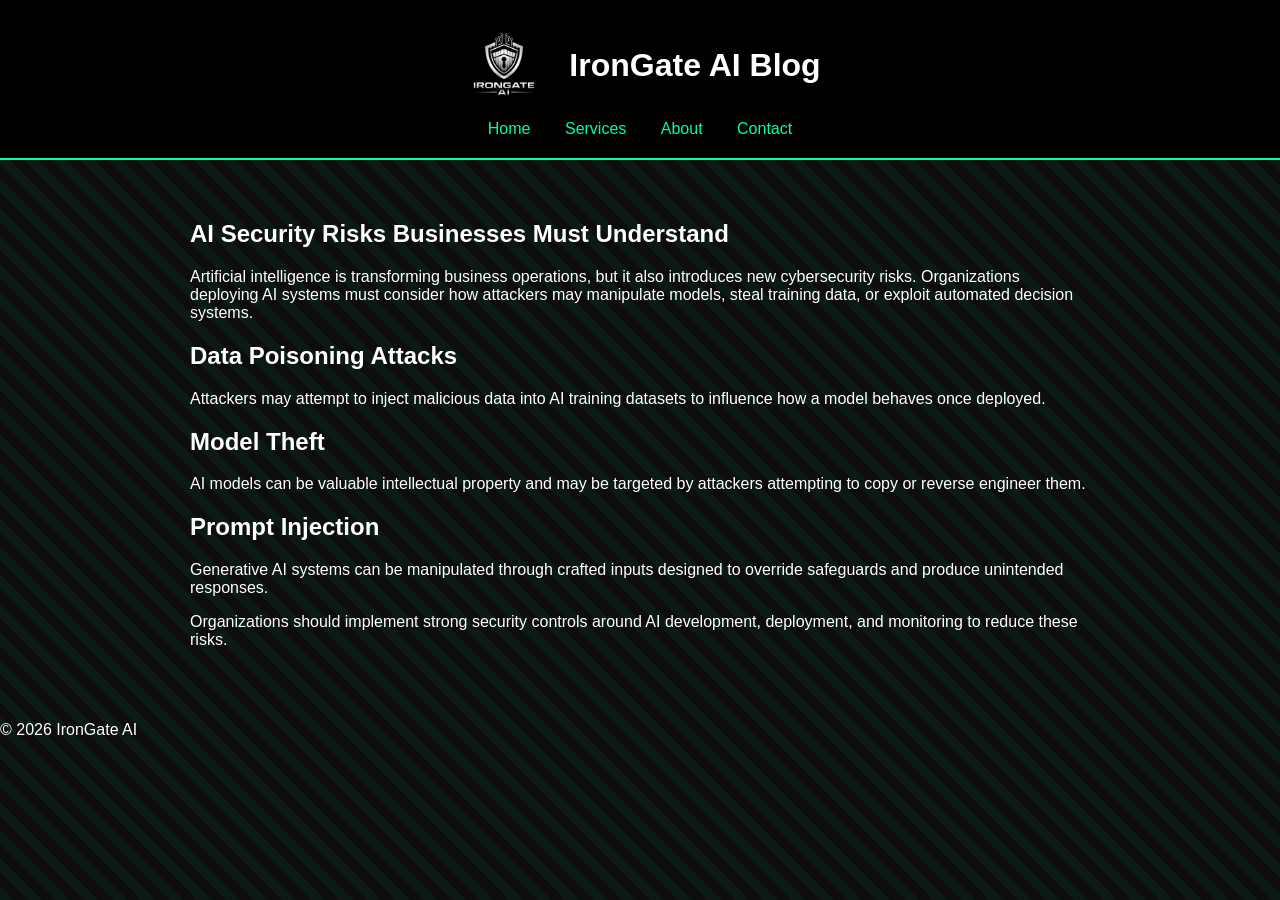
<file: blog/ai-security-risks.html>
<!DOCTYPE html>
<html lang="en">
<head>

<title>AI Security Risks Businesses Must Understand | IronGate AI</title>

<meta charset="UTF-8">
<meta name="viewport" content="width=device-width, initial-scale=1">

<meta name="description" content="AI systems introduce new cybersecurity risks that organizations must understand before deploying machine learning and automation technologies.">

<link rel="stylesheet" href="../style.css">

</head>

<body>

<header>

<div class="brand">
<img src="../images/logo.png" alt="IronGate AI Logo" class="logo">

<div class="brand-text">
<h1>IronGate AI Blog</h1>
</div>

</div>

<nav>
<a href="../index.html">Home</a>
<a href="../services.html">Services</a>
<a href="../about.html">About</a>
<a href="../contact.html">Contact</a>
</nav>

</header>

<section>

<h1>AI Security Risks Businesses Must Understand</h1>

<p>
Artificial intelligence is transforming business operations, but it also
introduces new cybersecurity risks. Organizations deploying AI systems
must consider how attackers may manipulate models, steal training data,
or exploit automated decision systems.
</p>

<h2>Data Poisoning Attacks</h2>

<p>
Attackers may attempt to inject malicious data into AI training datasets
to influence how a model behaves once deployed.
</p>

<h2>Model Theft</h2>

<p>
AI models can be valuable intellectual property and may be targeted
by attackers attempting to copy or reverse engineer them.
</p>

<h2>Prompt Injection</h2>

<p>
Generative AI systems can be manipulated through crafted inputs designed
to override safeguards and produce unintended responses.
</p>

<p>
Organizations should implement strong security controls around AI
development, deployment, and monitoring to reduce these risks.
</p>

</section>

<footer>
<p>© 2026 IronGate AI</p>
</footer>

</body>
</html>
</file>
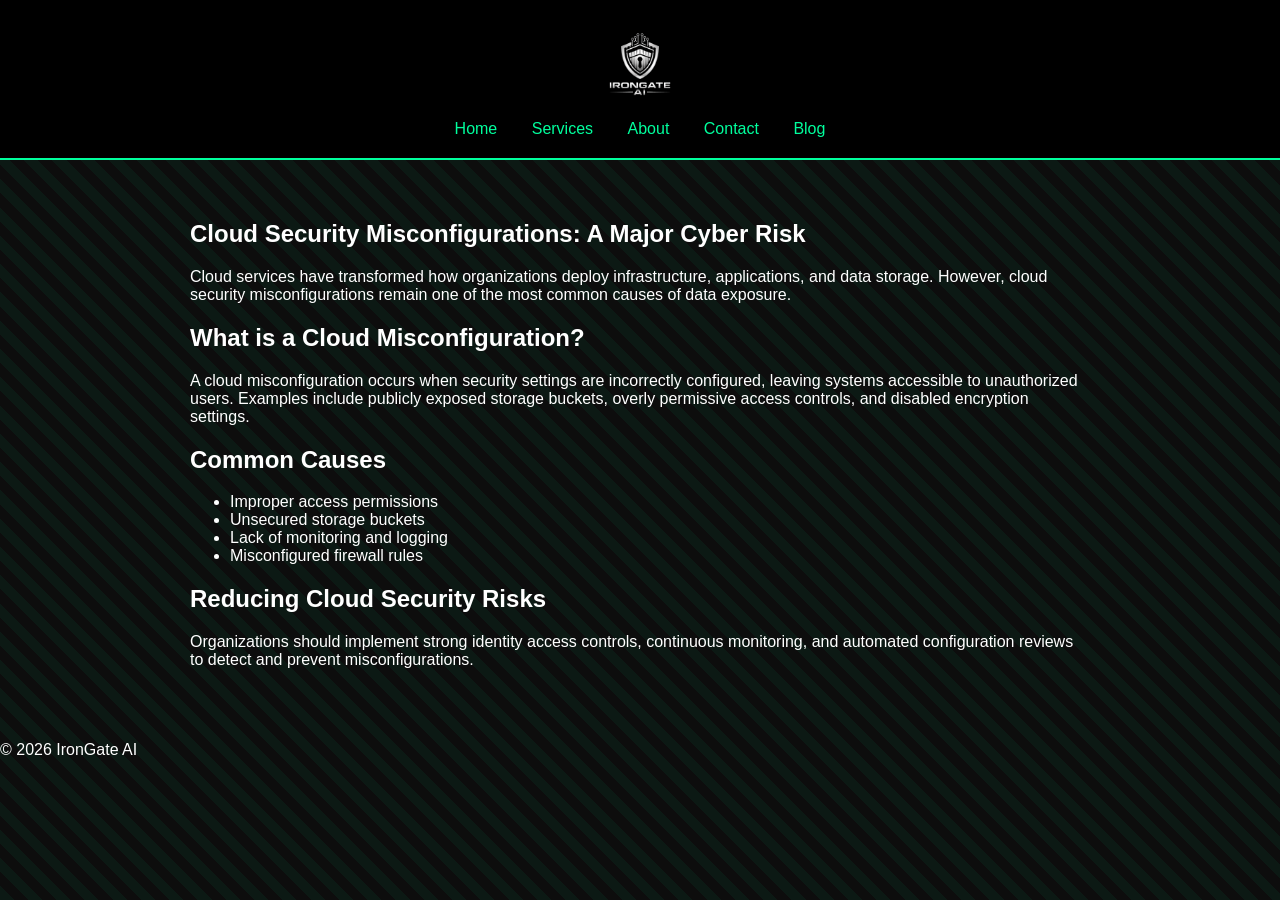
<file: blog/cloud-security-misconfigurations.html>
<!DOCTYPE html>
<html lang="en">
<head>

<title>Cloud Security Misconfigurations: A Major Cyber Risk | IronGate AI</title>

<meta charset="UTF-8">
<meta name="viewport" content="width=device-width, initial-scale=1">

<meta name="description" content="Cloud misconfigurations remain one of the most common causes of data breaches. Learn how businesses can reduce cloud security risks.">

<link rel="stylesheet" href="../style.css">

</head>

<body>

<header>

<div class="brand">
<img src="../images/logo.png" alt="IronGate AI Cybersecurity Consulting Logo" class="logo">
</div>

<nav>
<a href="../index.html">Home</a>
<a href="../services.html">Services</a>
<a href="../about.html">About</a>
<a href="../contact.html">Contact</a>
<a href="index.html">Blog</a>
</nav>

</header>

<section>

<h1>Cloud Security Misconfigurations: A Major Cyber Risk</h1>

<p>
Cloud services have transformed how organizations deploy infrastructure,
applications, and data storage. However, cloud security misconfigurations
remain one of the most common causes of data exposure.
</p>

<h2>What is a Cloud Misconfiguration?</h2>

<p>
A cloud misconfiguration occurs when security settings are incorrectly
configured, leaving systems accessible to unauthorized users.
Examples include publicly exposed storage buckets, overly permissive
access controls, and disabled encryption settings.
</p>

<h2>Common Causes</h2>

<ul>
<li>Improper access permissions</li>
<li>Unsecured storage buckets</li>
<li>Lack of monitoring and logging</li>
<li>Misconfigured firewall rules</li>
</ul>

<h2>Reducing Cloud Security Risks</h2>

<p>
Organizations should implement strong identity access controls,
continuous monitoring, and automated configuration reviews
to detect and prevent misconfigurations.
</p>

</section>

<footer>
<p>© 2026 IronGate AI</p>
</footer>

</body>
</html>
</file>
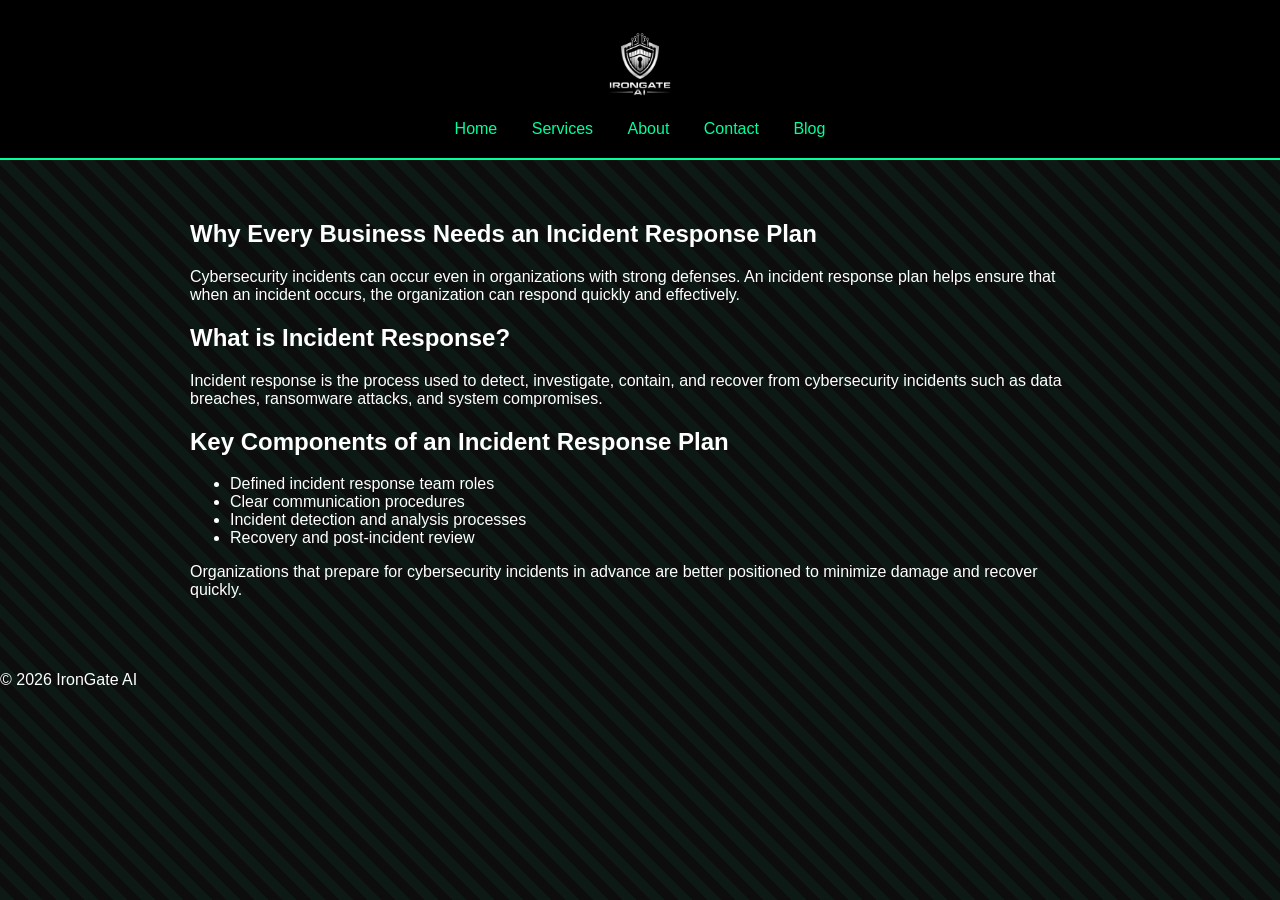
<file: blog/incident-response-planning.html>
<!DOCTYPE html>
<html lang="en">
<head>

<title>Why Every Business Needs an Incident Response Plan | IronGate AI</title>

<meta charset="UTF-8">
<meta name="viewport" content="width=device-width, initial-scale=1">

<meta name="description" content="An incident response plan helps organizations respond quickly and effectively to cybersecurity incidents.">

<link rel="stylesheet" href="../style.css">

</head>

<body>

<header>

<div class="brand">
<img src="../images/logo.png" alt="IronGate AI Logo" class="logo">
</div>

<nav>
<a href="../index.html">Home</a>
<a href="../services.html">Services</a>
<a href="../about.html">About</a>
<a href="../contact.html">Contact</a>
<a href="index.html">Blog</a>
</nav>

</header>

<section>

<h1>Why Every Business Needs an Incident Response Plan</h1>

<p>
Cybersecurity incidents can occur even in organizations with
strong defenses. An incident response plan helps ensure that
when an incident occurs, the organization can respond quickly
and effectively.
</p>

<h2>What is Incident Response?</h2>

<p>
Incident response is the process used to detect, investigate,
contain, and recover from cybersecurity incidents such as
data breaches, ransomware attacks, and system compromises.
</p>

<h2>Key Components of an Incident Response Plan</h2>

<ul>
<li>Defined incident response team roles</li>
<li>Clear communication procedures</li>
<li>Incident detection and analysis processes</li>
<li>Recovery and post-incident review</li>
</ul>

<p>
Organizations that prepare for cybersecurity incidents in advance
are better positioned to minimize damage and recover quickly.
</p>

</section>

<footer>
<p>© 2026 IronGate AI</p>
</footer>

</body>
</html>
</file>
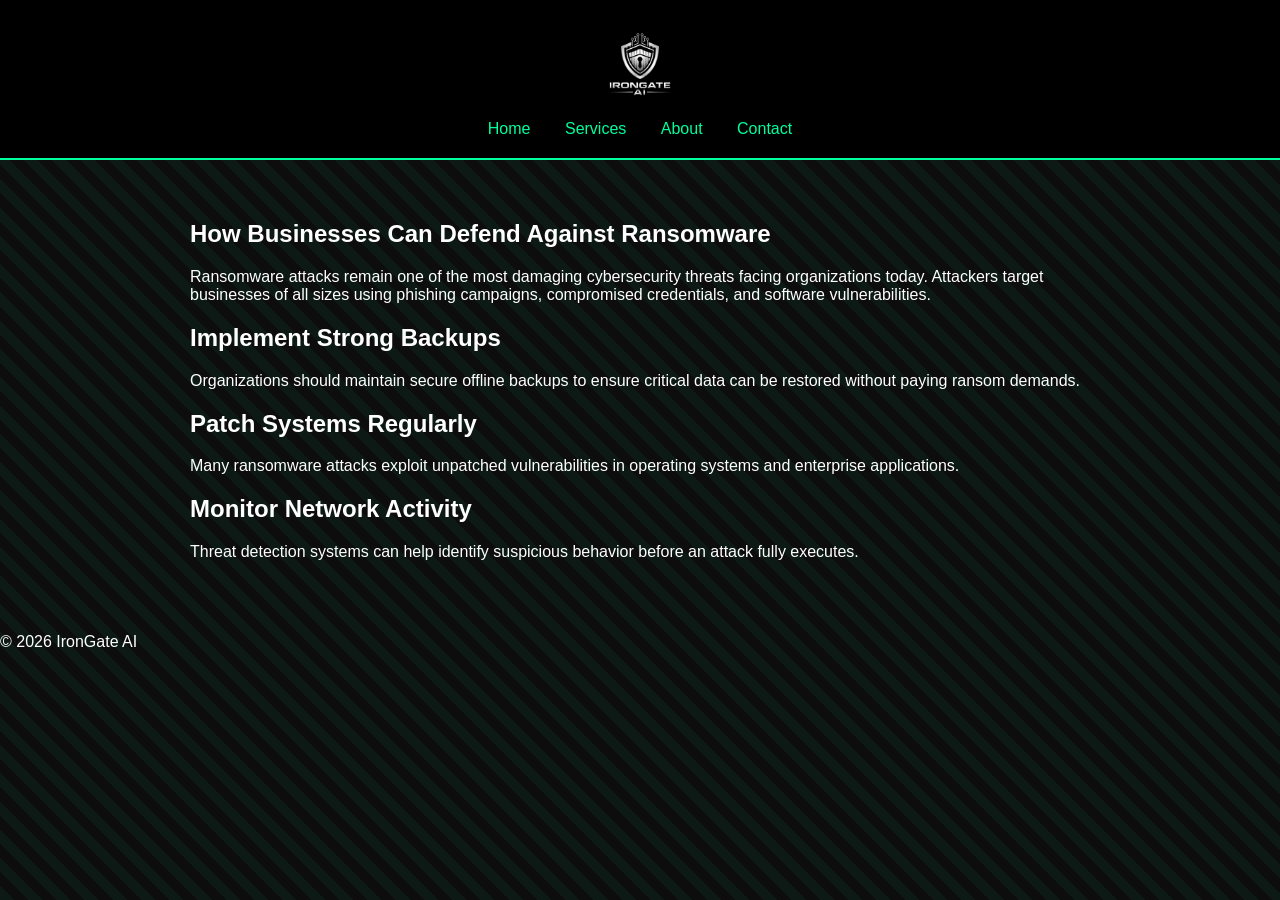
<file: blog/ransomware-defense.html>
<!DOCTYPE html>
<html lang="en">
<head>

<title>How Businesses Can Defend Against Ransomware | IronGate AI</title>

<meta charset="UTF-8">
<meta name="viewport" content="width=device-width, initial-scale=1">

<meta name="description" content="Ransomware attacks continue to rise. Learn how organizations can strengthen defenses against ransomware threats.">

<link rel="stylesheet" href="../style.css">

</head>

<body>

<header>

<div class="brand">
<img src="../images/logo.png" alt="IronGate AI Logo" class="logo">
</div>

<nav>
<a href="../index.html">Home</a>
<a href="../services.html">Services</a>
<a href="../about.html">About</a>
<a href="../contact.html">Contact</a>
</nav>

</header>

<section>

<h1>How Businesses Can Defend Against Ransomware</h1>

<p>
Ransomware attacks remain one of the most damaging cybersecurity threats
facing organizations today. Attackers target businesses of all sizes
using phishing campaigns, compromised credentials, and software
vulnerabilities.
</p>

<h2>Implement Strong Backups</h2>

<p>
Organizations should maintain secure offline backups to ensure critical
data can be restored without paying ransom demands.
</p>

<h2>Patch Systems Regularly</h2>

<p>
Many ransomware attacks exploit unpatched vulnerabilities in operating
systems and enterprise applications.
</p>

<h2>Monitor Network Activity</h2>

<p>
Threat detection systems can help identify suspicious behavior before
an attack fully executes.
</p>

</section>

<footer>
<p>© 2026 IronGate AI</p>
</footer>

</body>
</html>
</file>
<file: style.css>
/* General styling */
body {
    font-family: 'Roboto', sans-serif;
    background-color: #0d0d0d;
    color: #ffffff;
    margin: 0;
    position: relative;
    overflow-x: hidden;
}

/* Subtle animated background */
body::before {
    content: "";
    position: fixed;
    top: 0;
    left: 0;
    width: 100%;
    height: 100%;
    background: repeating-linear-gradient(
        45deg,
        rgba(0, 255, 157, 0.05),
        rgba(0, 255, 157, 0.05) 10px,
        transparent 10px,
        transparent 20px
    );
    animation: moveBackground 30s linear infinite;
    z-index: -1;
}

@keyframes moveBackground {
    from {
        background-position: 0 0;
    }
    to {
        background-position: 100px 100px;
    }
}

/* Header and branding */
header {
    background: #000000;
    padding: 20px;
    text-align: center;
    border-bottom: 2px solid #00ff9d;
}

.brand {
    display: flex;
    align-items: center;
    justify-content: center;
    gap: 20px;
    margin-bottom: 10px;
}

.logo {
    width: 90px;
    height: auto;
}

.brand-text h1 {
    margin: 0;
}

.brand-text p {
    color: #cccccc;
}

/* Navigation styling with glow hover */
nav a {
    margin: 15px;
    color: #00ff9d;
    text-decoration: none;
    position: relative;
    transition: color 0.3s ease;
}

nav a:hover {
    color: #ffffff;
    text-shadow: 0 0 8px #00ff9d;
}

/* Section styling */
section {
    padding: 40px;
    max-width: 900px;
    margin: auto;
}

/* Service card styling */
.service-card {
    background-color: #1a1a1a;
    border: 1px solid #00ff9d;
    padding: 20px;
    margin: 20px 0;
    border-radius: 8px;
    transition: transform 0.3s ease, box-shadow 0.3s ease;
}

.service-card:hover {
    transform: translateY(-5px);
    box-shadow: 0 0 15px rgba(0, 255, 157, 0.4);
}
.partners-section {
  text-align: center;
  padding: 60px 20px;
  background: #050505;
  border-top: 1px solid #222;
  border-bottom: 1px solid #222;
  overflow: hidden;
}

.partners-section h2 {
  color: #00ff9d;
  margin-bottom: 30px;
  font-size: 2rem;
}

.partners-slider {
  position: relative;
  overflow: hidden;
  width: 100%;
}

.partners-slider::before,
.partners-slider::after {
  content: "";
  position: absolute;
  top: 0;
  width: 100px;
  height: 100%;
  z-index: 2;
  pointer-events: none;
}

.partners-slider::before {
  left: 0;
  background: linear-gradient(to right, #050505, transparent);
}

.partners-slider::after {
  right: 0;
  background: linear-gradient(to left, #050505, transparent);
}

.partners-track {
  display: flex;
  align-items: center;
  gap: 35px;
  width: max-content;
  animation: scrollPartners 28s linear infinite;
}

.partner-logo {
  min-width: 180px;
  height: 90px;
  display: flex;
  align-items: center;
  justify-content: center;
  background: #0b0b0b;
  border: 1px solid #1f1f1f;
  border-radius: 18px;
  padding: 18px 24px;
  box-shadow: 0 0 12px rgba(0, 255, 157, 0.08);
  transition: transform 0.2s ease, border-color 0.2s ease;
}

.partner-logo:hover {
  transform: translateY(-3px);
  border-color: #00ff9d;
}

.partner-logo img {
  width: 48px;
  height: 48px;
  object-fit: contain;
  filter: brightness(0) invert(1);
  opacity: 0.9;
}

.partners-track:hover {
  animation-play-state: paused;
}

@keyframes scrollPartners {
  0% {
    transform: translateX(0);
  }
  100% {
    transform: translateX(-50%);
  }
/* Footer styling */
footer {
    text-align: center;
    padding: 20px;
    border-top: 1px solid #333;
    margin-top: 40px;
}
</file>
